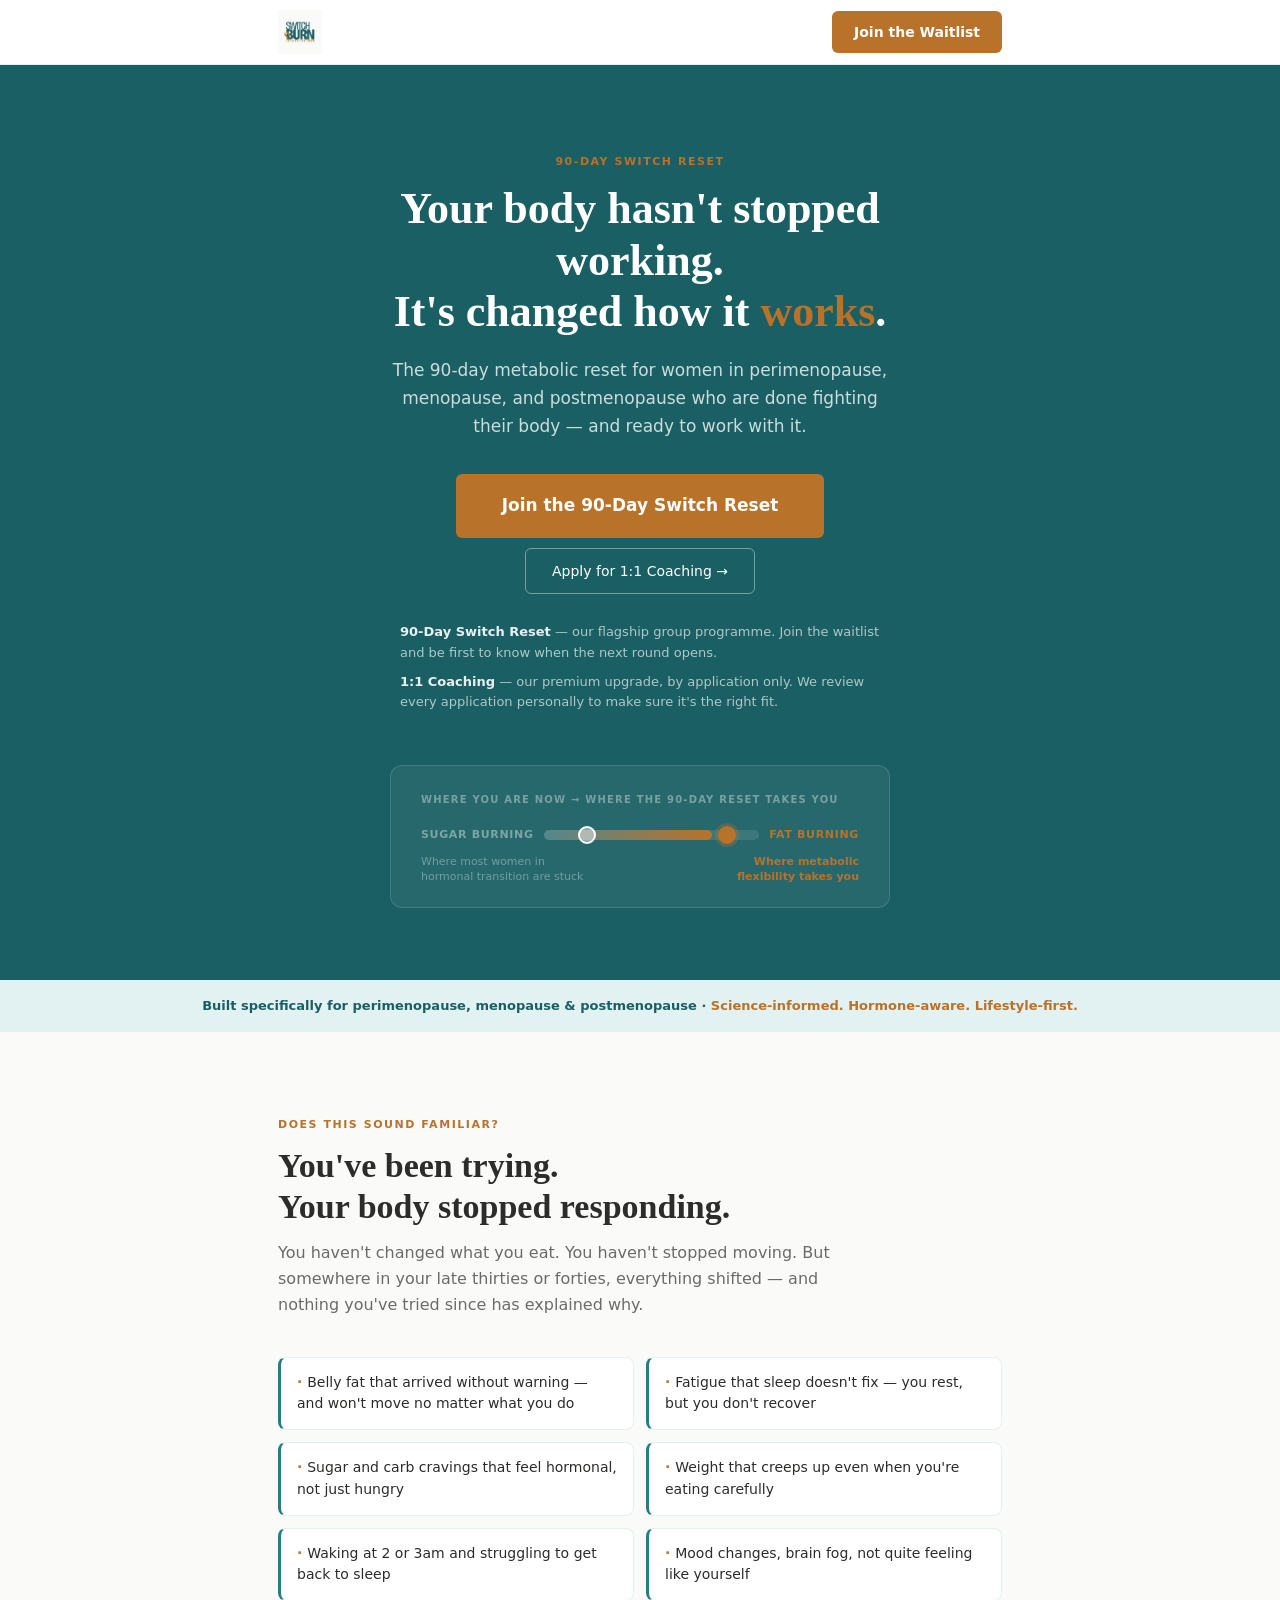
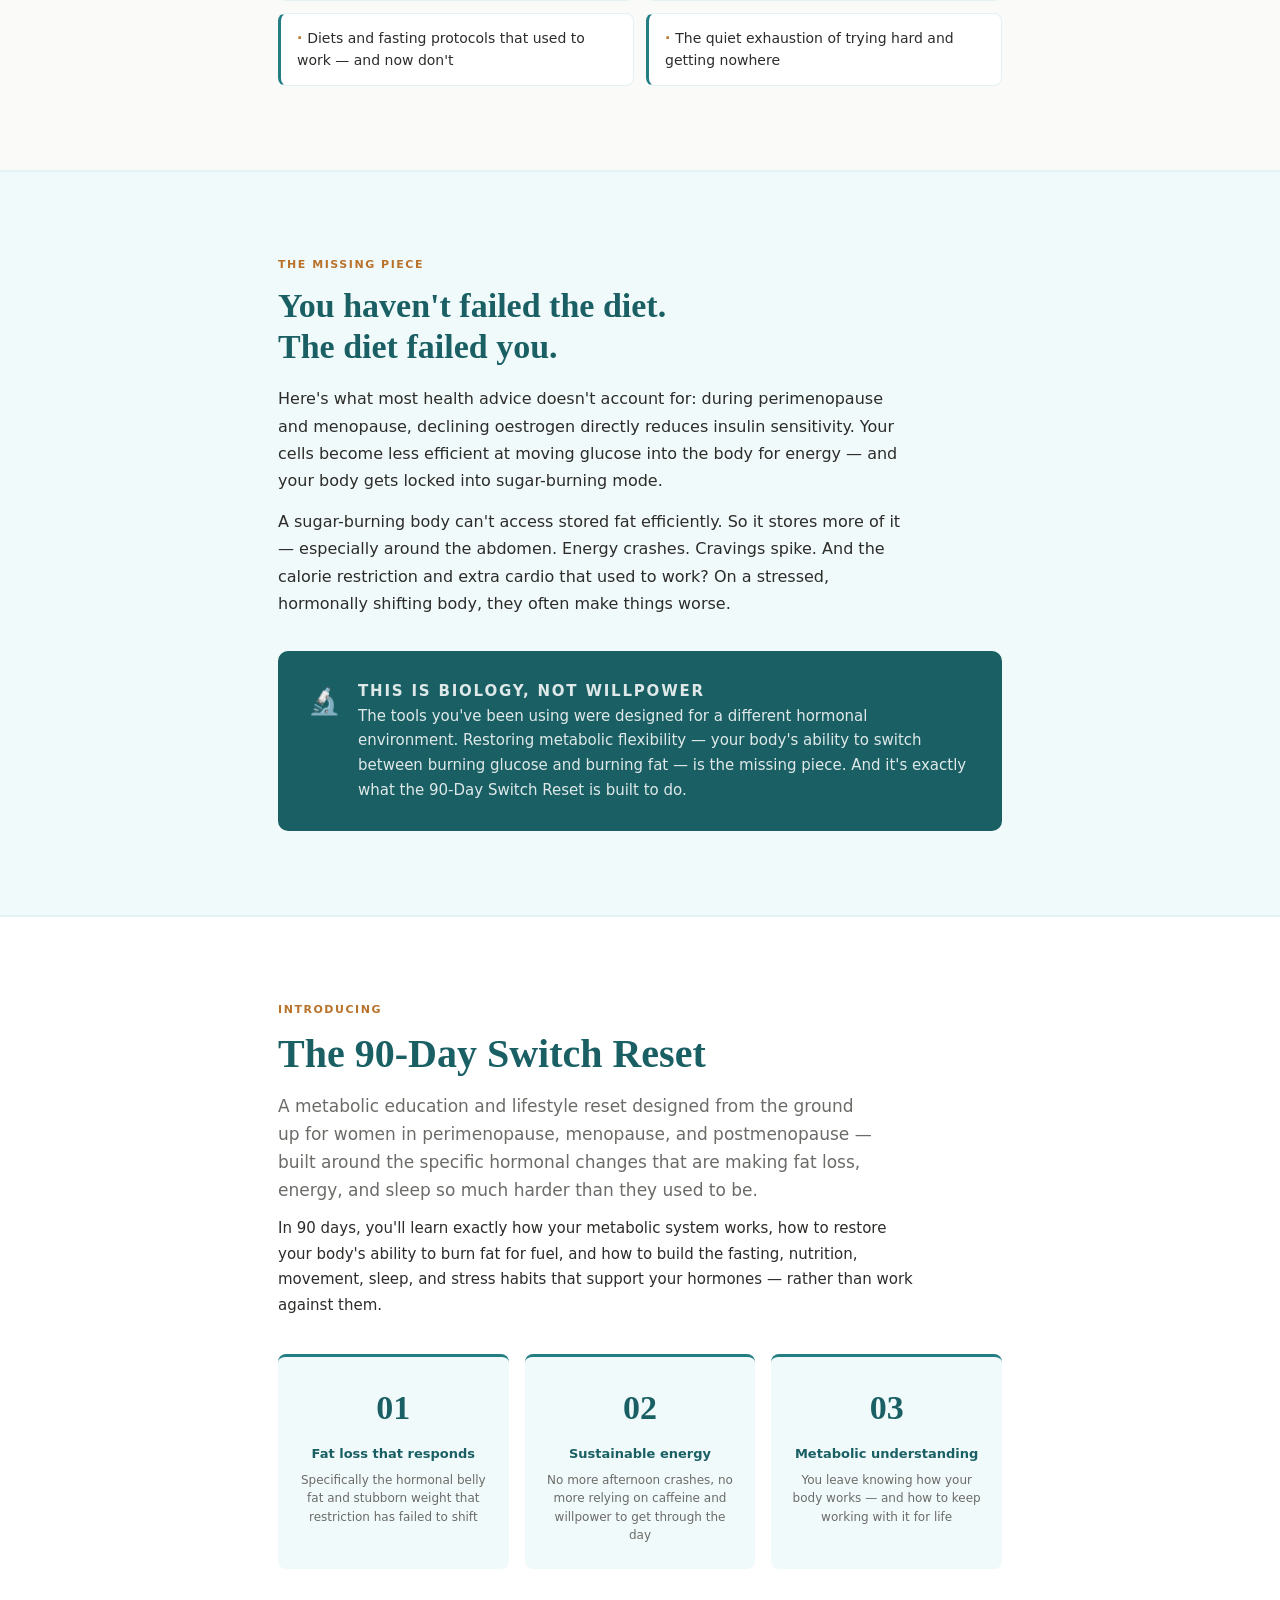
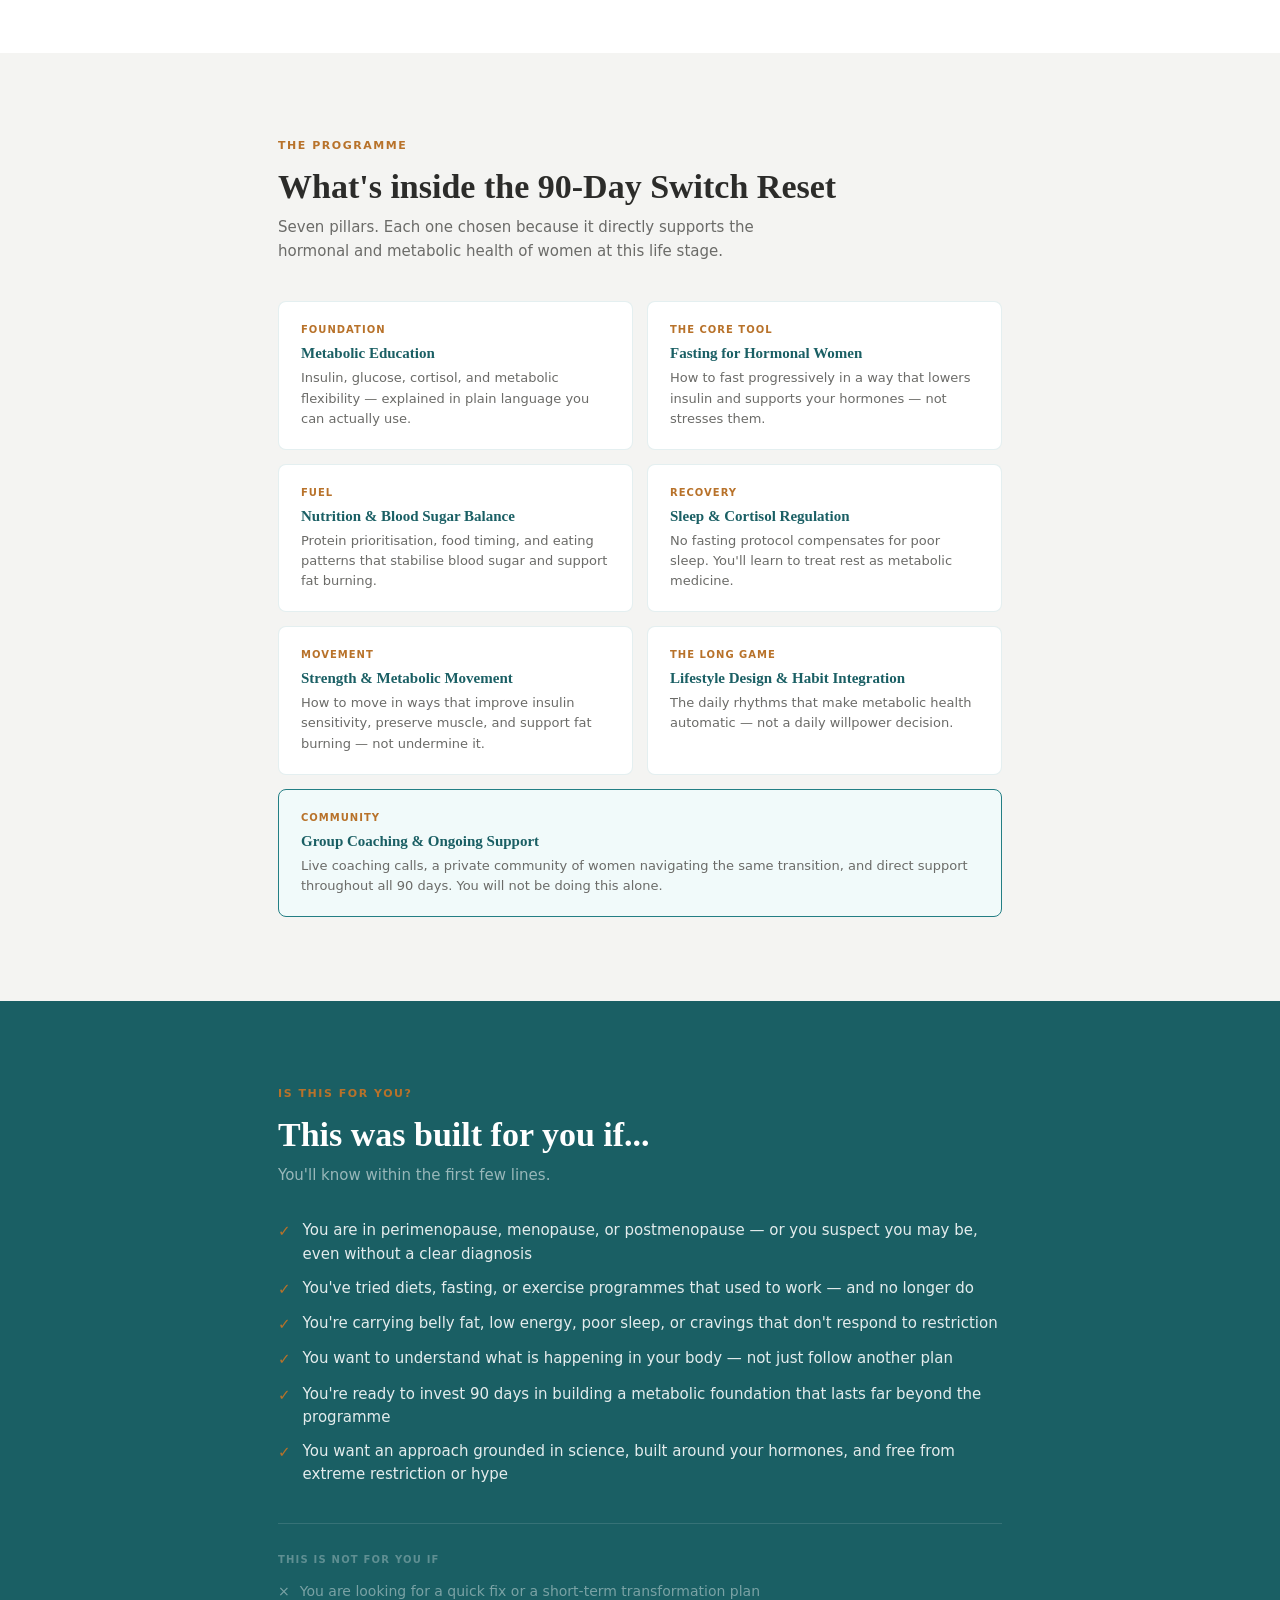
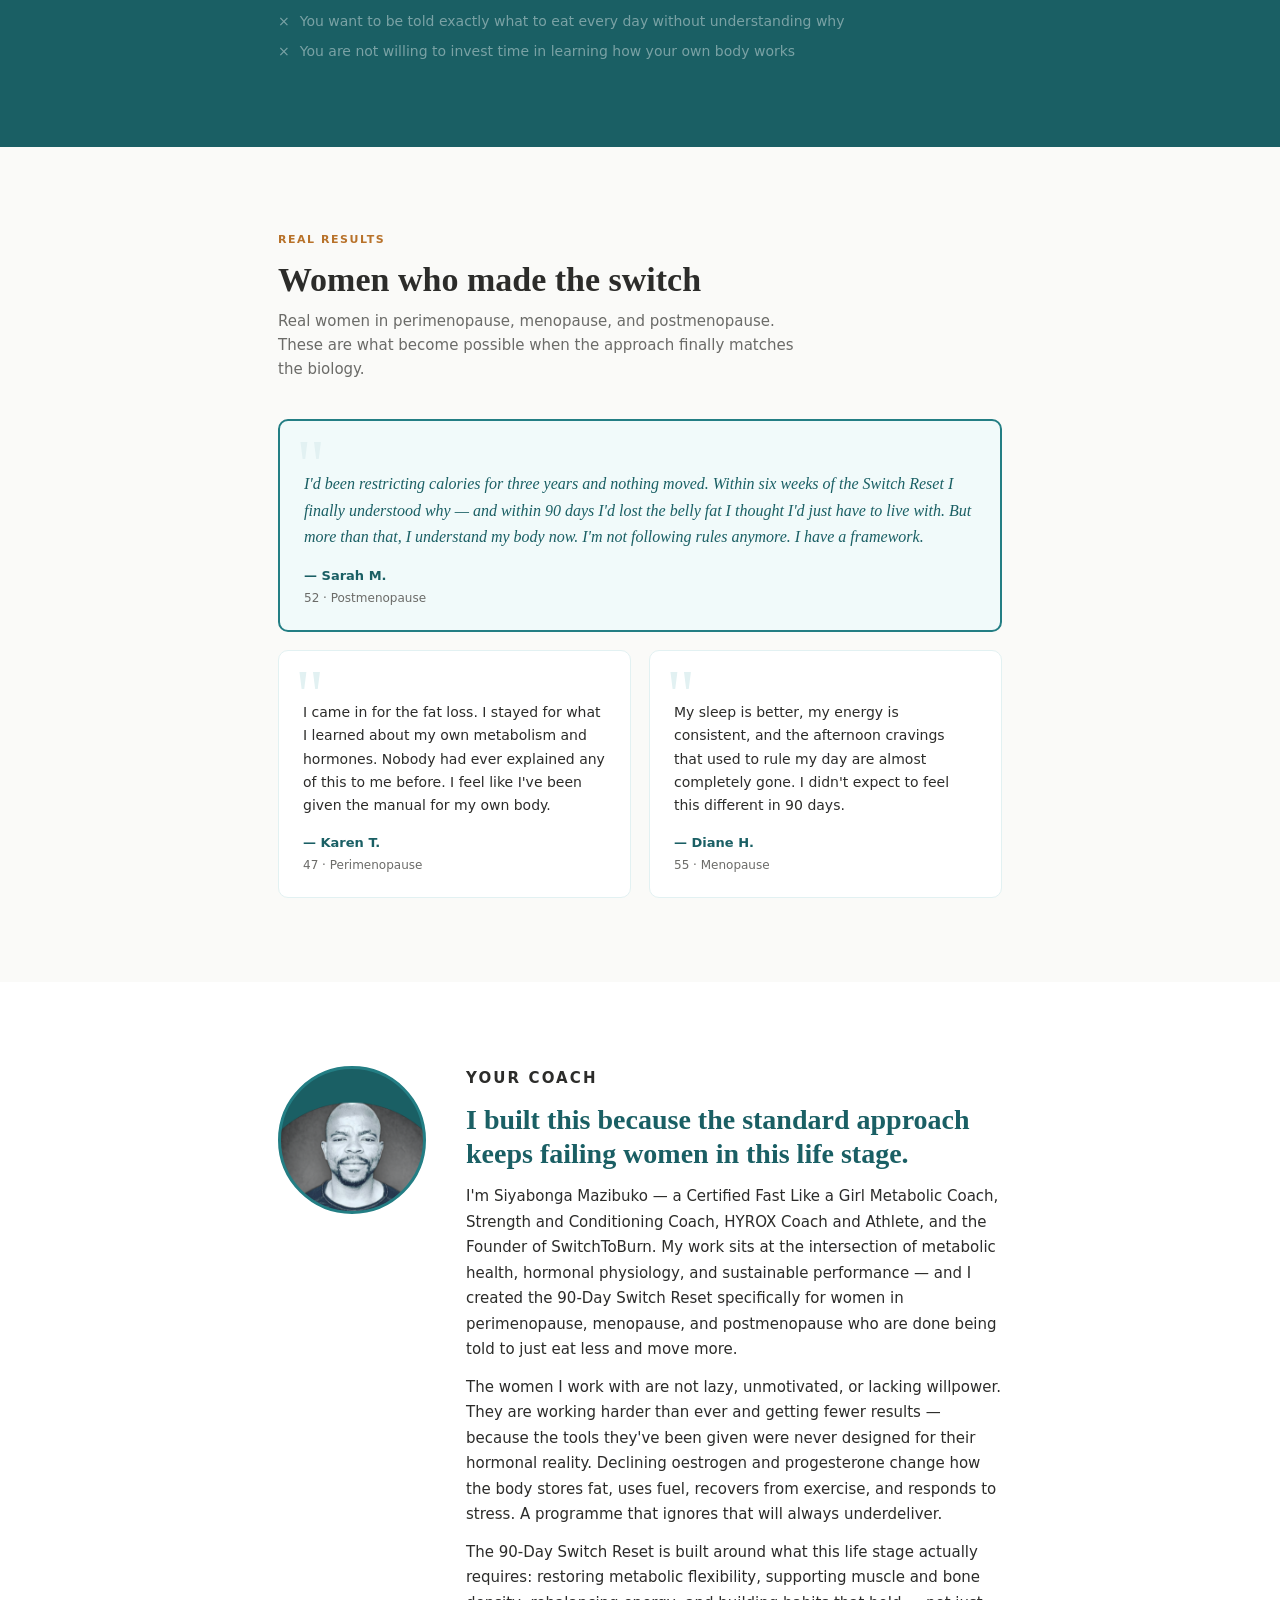
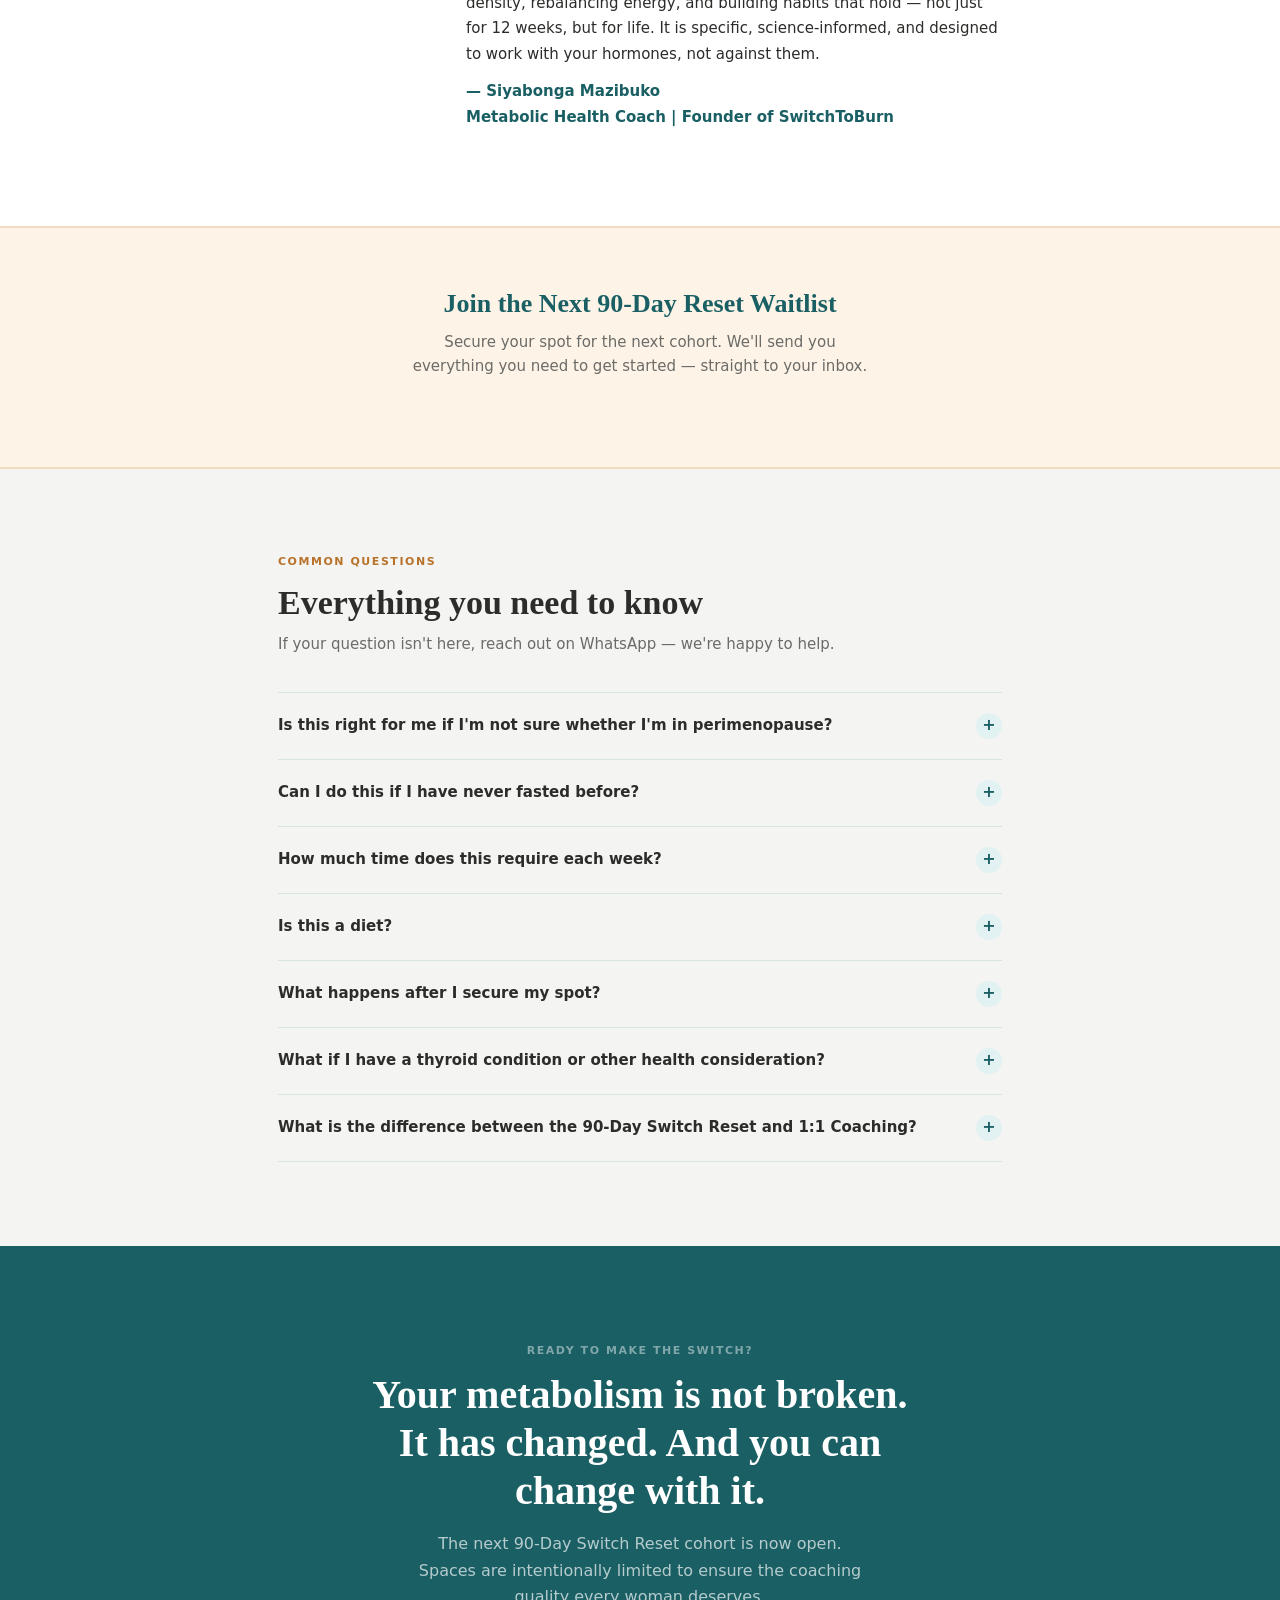
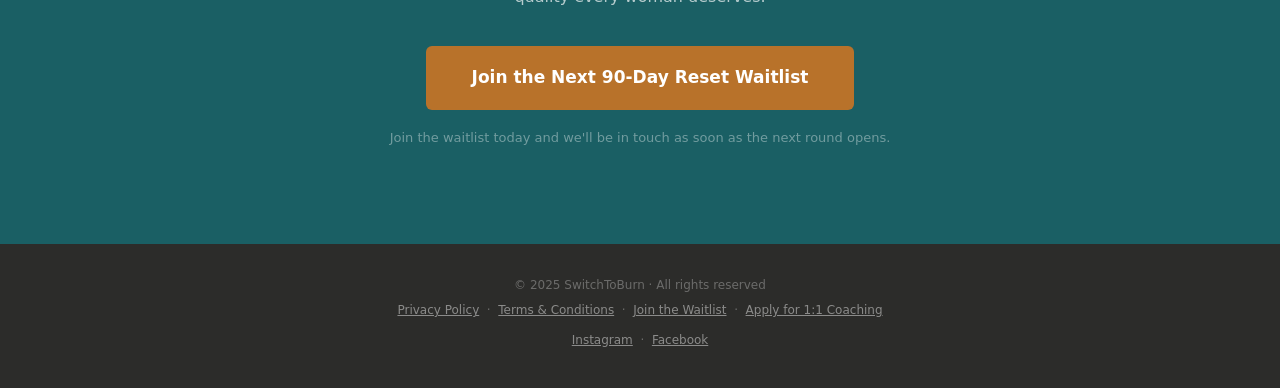
<file: index.html>
<!--
╔══════════════════════════════════════════════════════════════╗
║   SWITCHTOBUR N — 90-DAY SWITCH RESET                        ║
║   Landing Page  ·  Version 1.0                               ║
╠══════════════════════════════════════════════════════════════╣
║                                                              ║
║   QUICK EDIT GUIDE                                           ║
║   Use Ctrl+F (Cmd+F on Mac) to jump to any tag below.        ║
║                                                              ║
║   COLOURS .................. style.css  →  EDIT-COLOURS      ║
║   LOGO / BRAND NAME ........ Search →  EDIT-LOGO             ║
║   YOCO PAYMENT LINK ........ Search →  YOCO_PAYMENT_LINK     ║
║   1:1 COACHING FORM ........ Search →  ONE_ON_ONE_APPLICATION_LINK ║
║   MAILERLITE FORM .......... Search →  MAILERLITE_EMBED      ║
║   YOUR NAME & BIO .......... Search →  EDIT-ABOUT            ║
║   TESTIMONIALS ............. Search →  EDIT-TESTIMONIAL      ║
║   FOOTER ................... Search →  EDIT-FOOTER           ║
║                                                              ║
║   TO DEPLOY: Upload index.html + style.css + script.js      ║
║   to your host, Carrd (embed), or any static host.           ║
╚══════════════════════════════════════════════════════════════╝
-->
<!DOCTYPE html>
<html lang="en">
<head>
  <meta charset="UTF-8">
  <meta name="viewport" content="width=device-width, initial-scale=1.0">

  <!-- ✏ EDIT: Page title and meta description — shown in browser tabs and Google -->
  <title>90-Day Switch Reset — SwitchToBurn</title>
  <meta name="description" content="The 90-day metabolic reset for women in perimenopause, menopause, and postmenopause. Restore metabolic flexibility, lose stubborn fat, and reclaim your energy.">

  <link rel="stylesheet" href="style.css">
</head>

<body>

<!-- ╔══════════════════════════════════════════════════════════════╗
     ║  NAVIGATION                                                  ║
     ╚══════════════════════════════════════════════════════════════╝ -->
<nav class="nav">
  <div class="nav-inner">

    <!-- EDIT-LOGO: logo.png is the SwitchToBurn brand image -->
    <a href="#top" class="nav-logo">
      <img src="logo.png" alt="SwitchToBurn logo" class="nav-logo-img">
    </a>

    <a href="#email-list"
       class="btn btn-primary"
       style="padding:10px 22px; font-size:14px;">
      Join the Waitlist
    </a>

  </div>
</nav>


<!-- ╔══════════════════════════════════════════════════════════════╗
     ║  SECTION 1 — HERO                                            ║
     ║  Edit: headline, sub-headline, both CTA buttons             ║
     ╚══════════════════════════════════════════════════════════════╝ -->
<section class="hero" id="top">
  <div class="wrap">

    <!-- ✏ EDIT: Small label above the headline -->
    <p class="eyebrow">90-Day Switch Reset</p>

    <!-- ✏ EDIT: Main headline — the <em> tag highlights "works" in amber -->
    <h1>Your body hasn't stopped working.<br>It's changed how it <em>works</em>.</h1>

    <!-- ✏ EDIT: Sub-headline beneath the main headline -->
    <p class="hero-sub">
      The 90-day metabolic reset for women in perimenopause, menopause, and
      postmenopause who are done fighting their body — and ready to work with it.
    </p>

    <div class="hero-ctas">

      <!-- Scrolls to the MailerLite waitlist form -->
      <a href="#email-list"
         class="btn btn-primary-lg">
        Join the 90-Day Switch Reset
      </a>

      <!-- ONE_ON_ONE_APPLICATION_LINK: Jotform application -->
      <a href="https://form.jotform.com/261706232060042"
         class="btn btn-ghost"
         target="_blank">
        Apply for 1:1 Coaching →
      </a>

      <!-- Supporting copy beneath the hero buttons -->
      <div style="margin-top:18px; display:flex; flex-direction:column; gap:8px; max-width:480px; text-align:left;">
        <p style="font-size:13px; color:rgba(255,255,255,0.65); line-height:1.6;">
          <strong style="color:rgba(255,255,255,0.9);">90-Day Switch Reset</strong> — our flagship group programme.
          Join the waitlist and be first to know when the next round opens.
        </p>
        <p style="font-size:13px; color:rgba(255,255,255,0.65); line-height:1.6;">
          <strong style="color:rgba(255,255,255,0.9);">1:1 Coaching</strong> — our premium upgrade, by application only.
          We review every application personally to make sure it's the right fit.
        </p>
      </div>

    </div>

    <!-- Metabolic Switch Diagram — ✏ EDIT caption text inside this block -->
    <div class="switch-diagram">
      <p class="diag-label">Where you are now → where the 90-day reset takes you</p>
      <div class="bar-row">
        <span class="bar-side bar-side-l">Sugar burning</span>
        <div class="bar-track">
          <div class="bar-fill"></div>
          <div class="bar-dot bar-dot-now"></div>
          <div class="bar-dot bar-dot-goal"></div>
        </div>
        <span class="bar-side bar-side-r">Fat burning</span>
      </div>
      <div class="diag-caption">
        <span>Where most women in<br>hormonal transition are stuck</span>
        <span class="goal-cap">Where metabolic<br>flexibility takes you</span>
      </div>
    </div>

  </div>
</section>


<!-- Social Proof Strip
     ✏ EDIT: Update this tagline as your brand grows (e.g. add number of clients) -->
<div class="strip">
  <p>
    Built specifically for perimenopause, menopause &amp; postmenopause ·
    <strong>Science-informed. Hormone-aware. Lifestyle-first.</strong>
  </p>
</div>


<!-- ╔══════════════════════════════════════════════════════════════╗
     ║  SECTION 2 — PROBLEM RECOGNITION                            ║
     ║  Edit: headline, lead sentence, pain point cards            ║
     ╚══════════════════════════════════════════════════════════════╝ -->
<section class="sec problem" id="problem">
  <div class="wrap">

    <!-- ✏ EDIT: Eyebrow label -->
    <p class="eyebrow">Does this sound familiar?</p>

    <!-- ✏ EDIT: Section headline -->
    <h2>You've been trying.<br>Your body stopped responding.</h2>

    <!-- ✏ EDIT: Lead paragraph -->
    <p class="lead-text">
      You haven't changed what you eat. You haven't stopped moving. But somewhere
      in your late thirties or forties, everything shifted — and nothing you've
      tried since has explained why.
    </p>

    <!-- ✏ EDIT: Pain point cards — add, remove, or rewrite any of these -->
    <div class="pain-grid">
      <div class="pain-card">Belly fat that arrived without warning — and won't move no matter what you do</div>
      <div class="pain-card">Fatigue that sleep doesn't fix — you rest, but you don't recover</div>
      <div class="pain-card">Sugar and carb cravings that feel hormonal, not just hungry</div>
      <div class="pain-card">Weight that creeps up even when you're eating carefully</div>
      <div class="pain-card">Waking at 2 or 3am and struggling to get back to sleep</div>
      <div class="pain-card">Mood changes, brain fog, not quite feeling like yourself</div>
      <div class="pain-card">Diets and fasting protocols that used to work — and now don't</div>
      <div class="pain-card">The quiet exhaustion of trying hard and getting nowhere</div>
    </div>

  </div>
</section>


<!-- ╔══════════════════════════════════════════════════════════════╗
     ║  SECTION 3 — WHY OLD METHODS FAIL                           ║
     ║  Edit: headline, both body paragraphs, callout box          ║
     ╚══════════════════════════════════════════════════════════════╝ -->
<section class="sec why" id="why">
  <div class="wrap">

    <p class="eyebrow">The missing piece</p>

    <!-- ✏ EDIT: Section headline -->
    <h2>You haven't failed the diet.<br>The diet failed you.</h2>

    <!-- ✏ EDIT: Body paragraphs — keep the science simple and clear -->
    <p class="body-p">
      Here's what most health advice doesn't account for: during perimenopause
      and menopause, declining oestrogen directly reduces insulin sensitivity.
      Your cells become less efficient at moving glucose into the body for energy
      — and your body gets locked into sugar-burning mode.
    </p>
    <p class="body-p">
      A sugar-burning body can't access stored fat efficiently. So it stores more
      of it — especially around the abdomen. Energy crashes. Cravings spike. And
      the calorie restriction and extra cardio that used to work? On a stressed,
      hormonally shifting body, they often make things worse.
    </p>

    <!-- ✏ EDIT: Callout box — the core positioning statement -->
    <div class="bio-box">
      <div class="bio-icon">🔬</div>
      <div>
        <p class="bio-label">This is biology, not willpower</p>
        <p>
          The tools you've been using were designed for a different hormonal
          environment. Restoring metabolic flexibility — your body's ability to
          switch between burning glucose and burning fat — is the missing piece.
          And it's exactly what the 90-Day Switch Reset is built to do.
        </p>
      </div>
    </div>

  </div>
</section>


<!-- ╔══════════════════════════════════════════════════════════════╗
     ║  SECTION 4 — INTRODUCE THE SOLUTION                         ║
     ║  Edit: programme name, lead, body, three outcome cards      ║
     ╚══════════════════════════════════════════════════════════════╝ -->
<section class="sec solution" id="solution">
  <div class="wrap">

    <p class="eyebrow">Introducing</p>

    <!-- ✏ EDIT: Programme name — update if you rename it -->
    <h2>The 90-Day Switch Reset</h2>

    <!-- ✏ EDIT: One-paragraph programme description -->
    <p class="lead-text">
      A metabolic education and lifestyle reset designed from the ground up for
      women in perimenopause, menopause, and postmenopause — built around the
      specific hormonal changes that are making fat loss, energy, and sleep so
      much harder than they used to be.
    </p>

    <p class="body-p">
      In 90 days, you'll learn exactly how your metabolic system works, how to
      restore your body's ability to burn fat for fuel, and how to build the
      fasting, nutrition, movement, sleep, and stress habits that support your
      hormones — rather than work against them.
    </p>

    <!-- ✏ EDIT: Three outcome cards — title and description of each outcome -->
    <div class="outcomes">
      <div class="outcome">
        <div class="outcome-num">01</div>
        <div class="outcome-title">Fat loss that responds</div>
        <div class="outcome-desc">
          Specifically the hormonal belly fat and stubborn weight
          that restriction has failed to shift
        </div>
      </div>
      <div class="outcome">
        <div class="outcome-num">02</div>
        <div class="outcome-title">Sustainable energy</div>
        <div class="outcome-desc">
          No more afternoon crashes, no more relying on caffeine
          and willpower to get through the day
        </div>
      </div>
      <div class="outcome">
        <div class="outcome-num">03</div>
        <div class="outcome-title">Metabolic understanding</div>
        <div class="outcome-desc">
          You leave knowing how your body works — and how to keep
          working with it for life
        </div>
      </div>
    </div>

  </div>
</section>


<!-- ╔══════════════════════════════════════════════════════════════╗
     ║  SECTION 5 — WHAT'S INSIDE                                  ║
     ║  Edit: pillar tags, pillar titles, pillar descriptions      ║
     ╚══════════════════════════════════════════════════════════════╝ -->
<section class="sec inside" id="inside">
  <div class="wrap">

    <p class="eyebrow">The programme</p>
    <h2>What's inside the 90-Day Switch Reset</h2>
    <p class="sub-text">
      Seven pillars. Each one chosen because it directly supports the hormonal
      and metabolic health of women at this life stage.
    </p>

    <!-- ✏ EDIT: Add, remove, or rewrite any pillar card -->
    <div class="pillars">

      <div class="pillar">
        <div class="pillar-tag">Foundation</div>
        <h4>Metabolic Education</h4>
        <p>Insulin, glucose, cortisol, and metabolic flexibility — explained in plain language you can actually use.</p>
      </div>

      <div class="pillar">
        <div class="pillar-tag">The Core Tool</div>
        <h4>Fasting for Hormonal Women</h4>
        <p>How to fast progressively in a way that lowers insulin and supports your hormones — not stresses them.</p>
      </div>

      <div class="pillar">
        <div class="pillar-tag">Fuel</div>
        <h4>Nutrition &amp; Blood Sugar Balance</h4>
        <p>Protein prioritisation, food timing, and eating patterns that stabilise blood sugar and support fat burning.</p>
      </div>

      <div class="pillar">
        <div class="pillar-tag">Recovery</div>
        <h4>Sleep &amp; Cortisol Regulation</h4>
        <p>No fasting protocol compensates for poor sleep. You'll learn to treat rest as metabolic medicine.</p>
      </div>

      <div class="pillar">
        <div class="pillar-tag">Movement</div>
        <h4>Strength &amp; Metabolic Movement</h4>
        <p>How to move in ways that improve insulin sensitivity, preserve muscle, and support fat burning — not undermine it.</p>
      </div>

      <div class="pillar">
        <div class="pillar-tag">The Long Game</div>
        <h4>Lifestyle Design &amp; Habit Integration</h4>
        <p>The daily rhythms that make metabolic health automatic — not a daily willpower decision.</p>
      </div>

      <!-- Full-width featured pillar -->
      <div class="pillar pillar-full">
        <div class="pillar-tag">Community</div>
        <h4>Group Coaching &amp; Ongoing Support</h4>
        <p>
          Live coaching calls, a private community of women navigating the same transition,
          and direct support throughout all 90 days. You will not be doing this alone.
        </p>
      </div>

    </div>
  </div>
</section>


<!-- ╔══════════════════════════════════════════════════════════════╗
     ║  SECTION 6 — WHO THIS IS FOR                                ║
     ║  Edit: the "is for" list items and "not for" list items     ║
     ╚══════════════════════════════════════════════════════════════╝ -->
<section class="sec for-sec" id="for">
  <div class="wrap">

    <p class="eyebrow">Is this for you?</p>
    <h2>This was built for you if...</h2>
    <p class="sub-text">You'll know within the first few lines.</p>

    <!-- ✏ EDIT: "This IS for you" list — add or remove items as needed -->
    <ul class="for-list">
      <li>You are in perimenopause, menopause, or postmenopause — or you suspect you may be, even without a clear diagnosis</li>
      <li>You've tried diets, fasting, or exercise programmes that used to work — and no longer do</li>
      <li>You're carrying belly fat, low energy, poor sleep, or cravings that don't respond to restriction</li>
      <li>You want to understand what is happening in your body — not just follow another plan</li>
      <li>You're ready to invest 90 days in building a metabolic foundation that lasts far beyond the programme</li>
      <li>You want an approach grounded in science, built around your hormones, and free from extreme restriction or hype</li>
    </ul>

    <!-- ✏ EDIT: "This is NOT for you" list — keep this honest and clear -->
    <div class="not-for-wrap">
      <p class="not-label">This is not for you if</p>
      <ul class="not-list">
        <li>You are looking for a quick fix or a short-term transformation plan</li>
        <li>You want to be told exactly what to eat every day without understanding why</li>
        <li>You are not willing to invest time in learning how your own body works</li>
      </ul>
    </div>

  </div>
</section>


<!-- ╔══════════════════════════════════════════════════════════════╗
     ║  SECTION 7 — TESTIMONIALS / SOCIAL PROOF                    ║
     ║  EDIT-TESTIMONIAL: Replace all three testimonials with      ║
     ║  real client quotes, names, and stages                      ║
     ╚══════════════════════════════════════════════════════════════╝ -->
<section class="sec proof" id="proof">
  <div class="wrap">

    <p class="eyebrow">Real results</p>
    <h2>Women who made the switch</h2>
    <p class="sub-text">
      Real women in perimenopause, menopause, and postmenopause.
      These are what become possible when the approach finally matches the biology.
    </p>

    <div class="testimonials">

      <!-- EDIT-TESTIMONIAL 1: Featured quote — spans full width
           ✏ Replace quote, name, and stage with a real client -->
      <div class="t-card t-card-hero">
        <p class="t-quote">
          I'd been restricting calories for three years and nothing moved. Within
          six weeks of the Switch Reset I finally understood why — and within 90
          days I'd lost the belly fat I thought I'd just have to live with. But
          more than that, I understand my body now. I'm not following rules
          anymore. I have a framework.
        </p>
        <p class="t-name">— Sarah M.</p>
        <p class="t-stage">52 · Postmenopause</p>
      </div>

      <!-- EDIT-TESTIMONIAL 2 -->
      <div class="t-card">
        <p class="t-quote">
          I came in for the fat loss. I stayed for what I learned about my own
          metabolism and hormones. Nobody had ever explained any of this to me
          before. I feel like I've been given the manual for my own body.
        </p>
        <p class="t-name">— Karen T.</p>
        <p class="t-stage">47 · Perimenopause</p>
      </div>

      <!-- EDIT-TESTIMONIAL 3 -->
      <div class="t-card">
        <p class="t-quote">
          My sleep is better, my energy is consistent, and the afternoon cravings
          that used to rule my day are almost completely gone. I didn't expect to
          feel this different in 90 days.
        </p>
        <p class="t-name">— Diane H.</p>
        <p class="t-stage">55 · Menopause</p>
      </div>

    </div>
  </div>
</section>


<!-- ╔══════════════════════════════════════════════════════════════╗
     ║  SECTION 8 — ABOUT                                          ║
     ║  EDIT-ABOUT: Replace all placeholder text with your own     ║
     ╚══════════════════════════════════════════════════════════════╝ -->
<section class="sec about" id="about">
  <div class="wrap">
    <div class="about-inner">

      <!-- Coach headshot -->
      <div class="about-photo" role="img" aria-label="Siyabonga Mazibuko — Metabolic Health Coach"></div>


      <div>
        <p class="eyebrow">Your coach</p>

        <h2>I built this because the standard approach keeps failing women in this life stage.</h2>

        <p>
          I'm Siyabonga Mazibuko — a Certified Fast Like a Girl Metabolic Coach,
          Strength and Conditioning Coach, HYROX Coach and Athlete, and the Founder
          of SwitchToBurn. My work sits at the intersection of metabolic health,
          hormonal physiology, and sustainable performance — and I created the
          90-Day Switch Reset specifically for women in perimenopause, menopause,
          and postmenopause who are done being told to just eat less and move more.
        </p>

        <p>
          The women I work with are not lazy, unmotivated, or lacking willpower.
          They are working harder than ever and getting fewer results — because
          the tools they've been given were never designed for their hormonal
          reality. Declining oestrogen and progesterone change how the body
          stores fat, uses fuel, recovers from exercise, and responds to stress.
          A programme that ignores that will always underdeliver.
        </p>

        <p>
          The 90-Day Switch Reset is built around what this life stage actually
          requires: restoring metabolic flexibility, supporting muscle and bone
          density, rebalancing energy, and building habits that hold — not just
          for 12 weeks, but for life. It is specific, science-informed, and
          designed to work with your hormones, not against them.
        </p>

        <p class="sig">— Siyabonga Mazibuko<br>Metabolic Health Coach | Founder of SwitchToBurn</p>
      </div>

    </div>
  </div>
</section>


<!-- ╔══════════════════════════════════════════════════════════════╗
     ║  EMAIL CAPTURE — MAILERLITE_EMBED                           ║
     ║                                                              ║
     ║  HOW TO EMBED YOUR MAILERLITE FORM:                         ║
     ║  1. Log into MailerLite                                      ║
     ║  2. Go to Forms → Embedded Forms                            ║
     ║  3. Create or select your form                              ║
     ║  4. Copy the embed code MailerLite gives you               ║
     ║  5. Replace the <div class="ml-placeholder"> block below   ║
     ║     with your MailerLite embed code                         ║
     ║                                                              ║
     ║  TO HIDE THIS SECTION: Add  display:none;  to              ║
     ║  .email-capture in style.css, or delete this section.      ║
     ╚══════════════════════════════════════════════════════════════╝ -->
<section class="email-capture" id="email-list">
  <div class="wrap">

    <h3>Join the Next 90-Day Reset Waitlist</h3>
    <p>
      Secure your spot for the next cohort. We'll send you everything you
      need to get started — straight to your inbox.
    </p>

    <!-- MAILERLITE_EMBED -->
    <div class="ml-embedded" data-form="jpeWgY"></div>

  </div>
</section>


<!-- ╔══════════════════════════════════════════════════════════════╗
     ║  SECTION 9 — FAQ                                            ║
     ║  Edit: questions and answers below                          ║
     ║                                                              ║
     ║  Each FAQ item follows this pattern:                         ║
     ║  <div class="faq-item">                                      ║
     ║    <button class="faq-btn" onclick="toggleFaq(this)">        ║
     ║      QUESTION<span class="faq-icon">+</span>                 ║
     ║    </button>                                                  ║
     ║    <p class="faq-ans">ANSWER</p>                             ║
     ║  </div>                                                       ║
     ╚══════════════════════════════════════════════════════════════╝ -->
<section class="sec faq-sec" id="faq">
  <div class="wrap">

    <p class="eyebrow">Common questions</p>
    <h2>Everything you need to know</h2>
    <p class="sub-text">
      If your question isn't here, reach out on WhatsApp — we're happy to help.
    </p>

    <!-- ✏ EDIT: Add, remove, or rewrite any FAQ item below -->
    <div class="faq-list">

      <div class="faq-item">
        <button class="faq-btn" onclick="toggleFaq(this)">
          Is this right for me if I'm not sure whether I'm in perimenopause?
          <span class="faq-icon">+</span>
        </button>
        <p class="faq-ans">
          Yes. Many women come to the programme without a clear diagnosis —
          because perimenopause often begins years before periods stop and is
          rarely named clearly by the healthcare system. If you are in your late
          thirties or forties and your body feels like it is changing in ways you
          cannot explain, this programme was designed for you.
        </p>
      </div>

      <div class="faq-item">
        <button class="faq-btn" onclick="toggleFaq(this)">
          Can I do this if I have never fasted before?
          <span class="faq-icon">+</span>
        </button>
        <p class="faq-ans">
          Absolutely. The programme builds progressively — we begin with lifestyle
          foundations and blood sugar stabilisation before introducing any fasting.
          You will never be asked to jump into an extended fast without the right
          preparation. Most women are surprised by how manageable it feels when it
          is introduced correctly.
        </p>
      </div>

      <div class="faq-item">
        <button class="faq-btn" onclick="toggleFaq(this)">
          How much time does this require each week?
          <span class="faq-icon">+</span>
        </button>
        <p class="faq-ans">
          The programme is designed to integrate into a real life, not replace it.
          Plan for approximately 3 to 4 hours per week across education content,
          coaching calls, and practice. The lifestyle changes are built gradually
          so they compound over time rather than demanding a full overhaul from
          week one.
        </p>
      </div>

      <div class="faq-item">
        <button class="faq-btn" onclick="toggleFaq(this)">
          Is this a diet?
          <span class="faq-icon">+</span>
        </button>
        <p class="faq-ans">
          No. There is no calorie counting, no prescribed meal plan, and no food
          eliminated by rule. You will learn why certain foods and eating patterns
          support or disrupt your metabolic health — and make informed decisions
          from that understanding. That is a fundamentally different thing from
          following a diet.
        </p>
      </div>

      <div class="faq-item">
        <button class="faq-btn" onclick="toggleFaq(this)">
          What happens after I secure my spot?
          <span class="faq-icon">+</span>
        </button>
        <p class="faq-ans">
          Once your payment is confirmed you will receive a welcome email with
          everything you need to get started — including access to the community,
          the programme schedule, and your first steps. <!-- WHATSAPP_GROUP_LINK: update if you add a WhatsApp group link here -->
          You'll also be added to the WhatsApp group so you can connect with
          your cohort before day one.
        </p>
      </div>

      <div class="faq-item">
        <button class="faq-btn" onclick="toggleFaq(this)">
          What if I have a thyroid condition or other health consideration?
          <span class="faq-icon">+</span>
        </button>
        <p class="faq-ans">
          The programme is not a medical treatment, and we always recommend
          working alongside your healthcare provider. Many women with thyroid
          conditions, autoimmune challenges, or complex hormonal histories have
          found the programme deeply valuable. If you have specific concerns,
          reach out on WhatsApp before joining and we can answer your questions
          directly.
        </p>
      </div>

      <div class="faq-item">
        <button class="faq-btn" onclick="toggleFaq(this)">
          What is the difference between the 90-Day Switch Reset and 1:1 Coaching?
          <span class="faq-icon">+</span>
        </button>
        <p class="faq-ans">
          The 90-Day Switch Reset is our flagship group programme — you get the
          full curriculum, live group coaching calls, and community support at an
          accessible price point. 1:1 Coaching is a premium upgrade for women who
          want fully personalised support, private sessions, and a programme
          tailored specifically to their health history and goals. 1:1 Coaching
          is by application only — we review each application personally to ensure
          it is the right fit before offering a place.
        </p>
      </div>

      <!-- ✏ EDIT: Add more FAQ items here following the same pattern above -->

    </div>
  </div>
</section>


<!-- ╔══════════════════════════════════════════════════════════════╗
     ║  SECTION 10 — FINAL CTA                                     ║
     ║  Edit: headline, sub-text, button label, reassurance line   ║
     ╚══════════════════════════════════════════════════════════════╝ -->
<section class="cta-final" id="apply">
  <div class="wrap">

    <p class="eyebrow-light">Ready to make the switch?</p>

    <!-- ✏ EDIT: Closing headline -->
    <h2>Your metabolism is not broken.<br>It has changed. And you can change with it.</h2>

    <!-- ✏ EDIT: Closing sub-text -->
    <p class="sub-text">
      The next 90-Day Switch Reset cohort is now open. Spaces are
      intentionally limited to ensure the coaching quality every woman deserves.
    </p>

    <a href="#email-list"
       class="btn btn-primary-lg">
      Join the Next 90-Day Reset Waitlist
    </a>

    <!-- ✏ EDIT: Reassurance line beneath the button -->
    <p class="reassurance">
      Join the waitlist today and we'll be in touch as soon as the next round opens.
    </p>

  </div>
</section>


<!-- ╔══════════════════════════════════════════════════════════════╗
     ║  FOOTER                                                      ║
     ║  EDIT-FOOTER: Brand name, links, and copyright year        ║
     ╚══════════════════════════════════════════════════════════════╝ -->
<footer>

  <!-- EDIT-FOOTER: Update year and brand name -->
  <p>© 2025 SwitchToBurn · All rights reserved</p>

  <!-- EDIT-FOOTER: Add or remove links as needed -->
  <p>
    <a href="#">Privacy Policy</a> &nbsp;·&nbsp;
    <a href="#">Terms &amp; Conditions</a> &nbsp;·&nbsp;

    <a href="#email-list">Join the Waitlist</a> &nbsp;·&nbsp;

    <a href="https://form.jotform.com/261706232060042" target="_blank">Apply for 1:1 Coaching</a>
  </p>

  <!-- EDIT-FOOTER: Replace # with your social media profile links -->
  <p style="margin-top: 10px;">
    <a href="#">Instagram</a> &nbsp;·&nbsp;
    <a href="#">Facebook</a>
  </p>

</footer>




<!-- MailerLite Universal -->
<script>
    (function(w,d,e,u,f,l,n){w[f]=w[f]||function(){(w[f].q=w[f].q||[])
    .push(arguments);},l=d.createElement(e),l.async=1,l.src=u,
    n=d.getElementsByTagName(e)[0],n.parentNode.insertBefore(l,n);})
    (window,document,'script','https://assets.mailerlite.com/js/universal.js','ml');
    ml('account', '2273206');
</script>
<!-- End MailerLite Universal -->

<script src="script.js"></script>

</body>
</html>
</file>
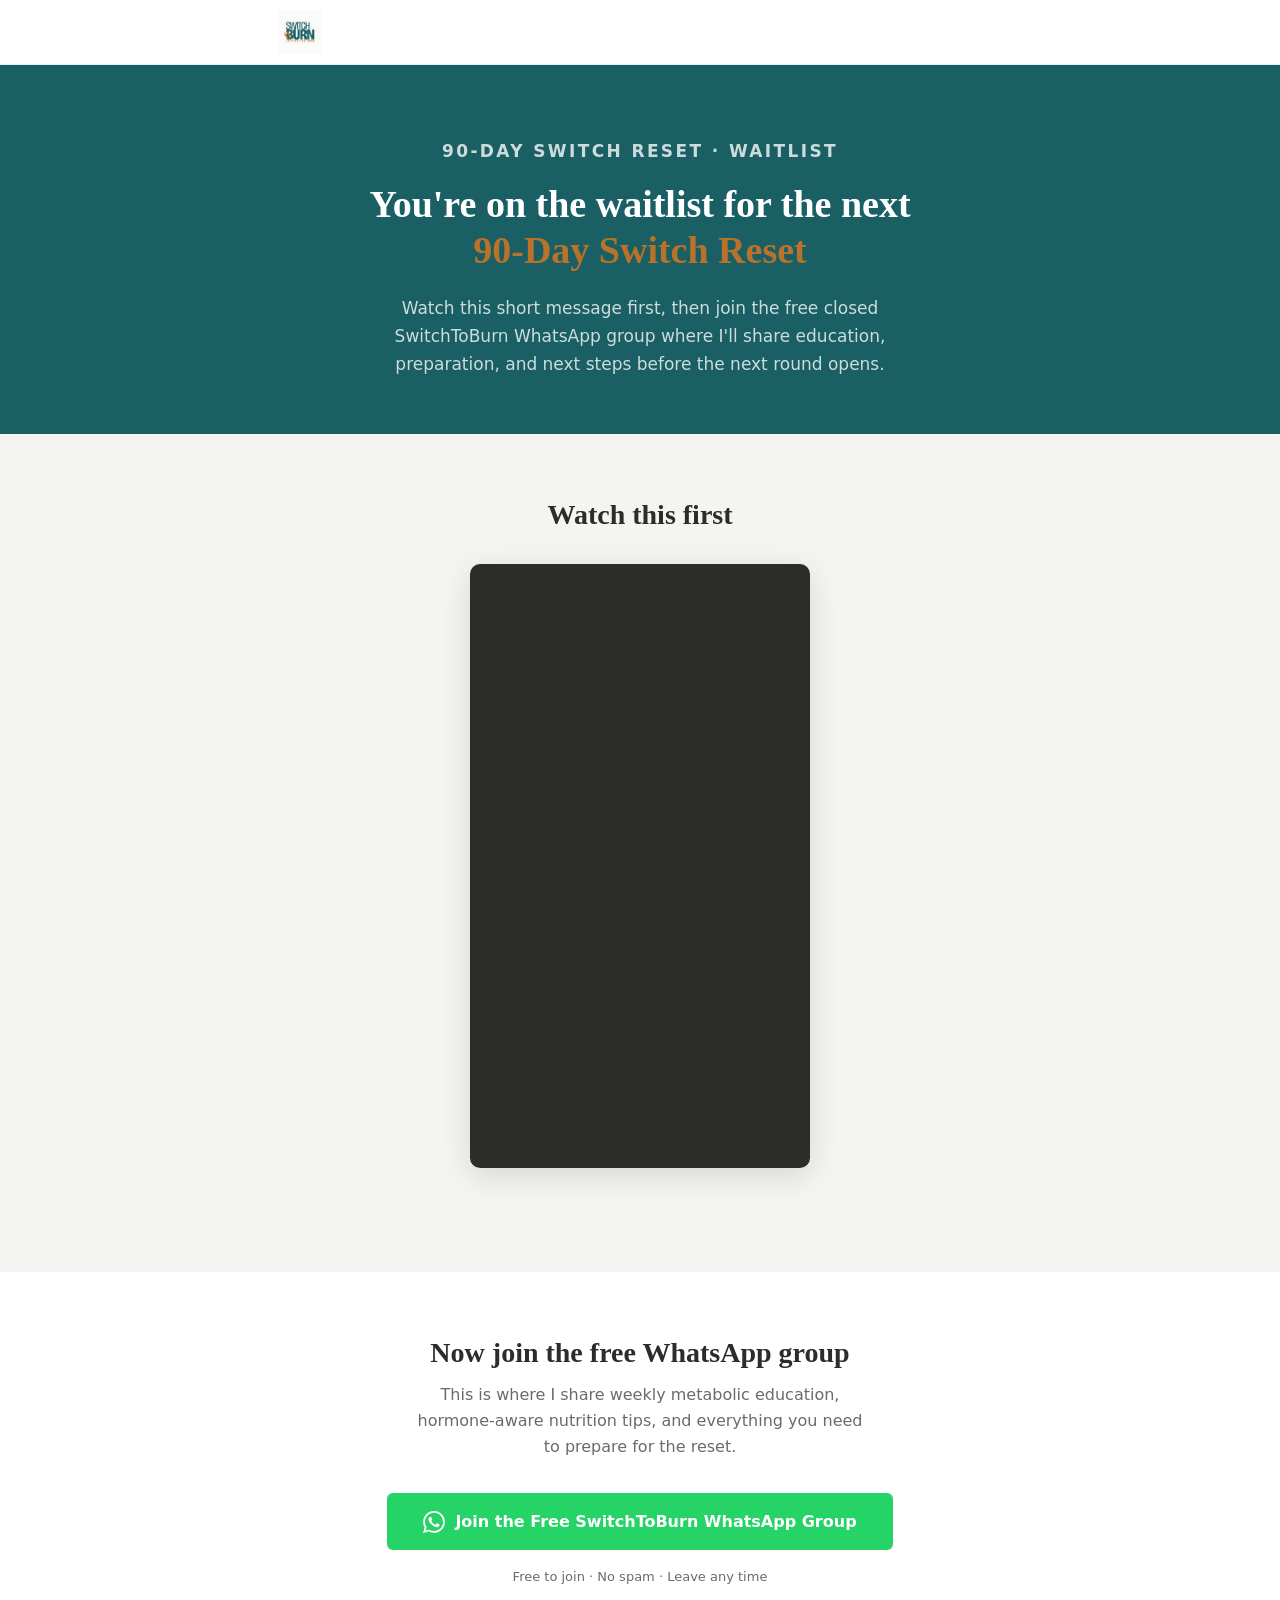
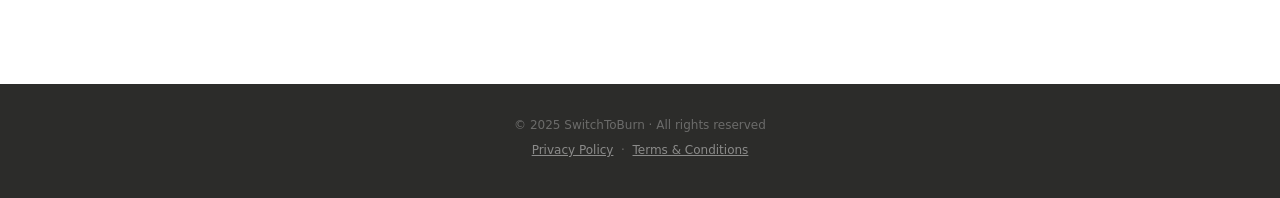
<file: thank-you.html>
<!--
╔══════════════════════════════════════════════════════════════╗
║   SWITCHTOBURN — WAITLIST THANK-YOU PAGE                     ║
╠══════════════════════════════════════════════════════════════╣
║                                                              ║
║   QUICK EDIT GUIDE                                           ║
║                                                              ║
║   VIDEO .................... Search →  YOUTUBE_VIDEO_EMBED   ║
║   WHATSAPP GROUP LINK ...... Search →  WHATSAPP_GROUP_LINK   ║
║                                                              ║
║   TO DEPLOY: Upload this file alongside index.html,          ║
║   style.css, and logo.png on your static host.               ║
║                                                              ║
║   MAILERLITE SUCCESS URL: Point MailerLite's custom          ║
║   success/redirect page to:                                  ║
║   https://yourdomain.com/thank-you.html                      ║
╚══════════════════════════════════════════════════════════════╝
-->
<!DOCTYPE html>
<html lang="en">
<head>
  <meta charset="UTF-8">
  <meta name="viewport" content="width=device-width, initial-scale=1.0">
  <title>You're on the Waitlist — SwitchToBurn</title>
  <meta name="description" content="Thank you for joining the SwitchToBurn waitlist. Watch the short welcome message and join our free WhatsApp group.">
  <!-- Prevent search engines from indexing the thank-you page -->
  <meta name="robots" content="noindex, nofollow">
  <link rel="stylesheet" href="style.css">
  <style>
    /* ── Thank-you page layout ─────────────────────────────────── */
    .ty-hero {
      background: var(--teal-dark);
      padding: 72px 0 56px;
      text-align: center;
    }

    .ty-hero .eyebrow-light {
      margin-bottom: 16px;
    }

    .ty-hero h1 {
      font-size: clamp(24px, 4.5vw, 38px);
      color: var(--white);
      max-width: 600px;
      margin: 0 auto 20px;
      line-height: 1.22;
    }

    .ty-hero h1 em {
      font-style: normal;
      color: var(--amber);
    }

    .ty-hero p {
      font-size: 17px;
      color: rgba(255,255,255,0.78);
      max-width: 520px;
      margin: 0 auto;
      line-height: 1.65;
    }

    /* ── Video section ─────────────────────────────────────────── */
    .ty-video {
      background: var(--gray-light);
      padding: 64px 0;
      text-align: center;
    }

    .ty-video h2 {
      font-size: clamp(20px, 3vw, 28px);
      color: var(--charcoal);
      margin-bottom: 32px;
    }

    .video-wrapper {
      position: relative;
      /* Shorts are portrait 9:16 — cap width so it doesn't tower on desktop */
      max-width: 340px;
      margin: 0 auto 40px;
      border-radius: 10px;
      overflow: hidden;
      box-shadow: 0 8px 32px rgba(0,0,0,0.12);
      background: var(--charcoal);
      aspect-ratio: 9 / 16;
    }

    .video-wrapper iframe {
      position: absolute;
      inset: 0;
      width: 100%;
      height: 100%;
      border: none;
      display: block;
    }

    /* ── WhatsApp CTA section ──────────────────────────────────── */
    .ty-cta {
      background: var(--white);
      padding: 64px 0;
      text-align: center;
    }

    .ty-cta h2 {
      font-size: clamp(20px, 3vw, 28px);
      color: var(--charcoal);
      margin-bottom: 12px;
    }

    .ty-cta p {
      font-size: 16px;
      color: var(--gray-mid);
      max-width: 460px;
      margin: 0 auto 32px;
      line-height: 1.65;
    }

    .btn-whatsapp {
      display: inline-flex;
      align-items: center;
      gap: 10px;
      background: #25D366;
      color: var(--white);
      font-family: -apple-system, system-ui, sans-serif;
      font-weight: 700;
      font-size: 16px;
      padding: 16px 36px;
      border-radius: 6px;
      text-decoration: none;
      transition: filter 0.15s ease;
    }

    .btn-whatsapp:hover { filter: brightness(0.88); }

    .btn-whatsapp svg {
      width: 22px;
      height: 22px;
      fill: var(--white);
      flex-shrink: 0;
    }

    .ty-cta .reassurance {
      margin-top: 16px;
      font-size: 13px;
      color: var(--gray-mid);
    }

    @media (max-width: 600px) {
      .ty-hero  { padding: 56px 0 44px; }
      .ty-video { padding: 48px 0; }
      .ty-cta   { padding: 48px 0; }
    }
  </style>
</head>

<body>

<!-- NAVIGATION -->
<nav class="nav">
  <div class="nav-inner">
    <a href="index.html" class="nav-logo">
      <img src="logo.png" alt="SwitchToBurn logo" class="nav-logo-img">
    </a>
  </div>
</nav>


<!-- ── HERO ──────────────────────────────────────────────────── -->
<section class="ty-hero" id="top">
  <div class="wrap">
    <p class="eyebrow-light">90-Day Switch Reset · Waitlist</p>
    <h1>You're on the waitlist for the next<br><em>90-Day Switch Reset</em></h1>
    <p>
      Watch this short message first, then join the free closed SwitchToBurn
      WhatsApp group where I'll share education, preparation, and next steps
      before the next round opens.
    </p>
  </div>
</section>


<!-- ── VIDEO ─────────────────────────────────────────────────── -->
<section class="ty-video">
  <div class="wrap">
    <h2>Watch this first</h2>

    <div class="video-wrapper">
      <!-- YOUTUBE_VIDEO_EMBED -->
      <iframe
        src="https://www.youtube.com/embed/8uOAHPibI2k"
        title="Welcome to the SwitchToBurn Waitlist"
        allow="accelerometer; autoplay; clipboard-write; encrypted-media; gyroscope; picture-in-picture; web-share"
        allowfullscreen>
      </iframe>
    </div>

  </div>
</section>


<!-- ── WHATSAPP CTA ───────────────────────────────────────────── -->
<section class="ty-cta">
  <div class="wrap">
    <h2>Now join the free WhatsApp group</h2>
    <p>
      This is where I share weekly metabolic education, hormone-aware nutrition
      tips, and everything you need to prepare for the reset.
    </p>

    <!-- WHATSAPP_GROUP_LINK -->
    <a href="https://chat.whatsapp.com/Js6msJXb1e8KdYfsutZ9gT?mode=gi_t"
       class="btn-whatsapp"
       target="_blank"
       rel="noopener">
      <!-- WhatsApp icon -->
      <svg xmlns="http://www.w3.org/2000/svg" viewBox="0 0 24 24"><path d="M17.472 14.382c-.297-.149-1.758-.867-2.03-.967-.273-.099-.471-.148-.67.15-.197.297-.767.966-.94 1.164-.173.199-.347.223-.644.075-.297-.15-1.255-.463-2.39-1.475-.883-.788-1.48-1.761-1.653-2.059-.173-.297-.018-.458.13-.606.134-.133.298-.347.446-.52.149-.174.198-.298.298-.497.099-.198.05-.371-.025-.52-.075-.149-.669-1.612-.916-2.207-.242-.579-.487-.5-.669-.51-.173-.008-.371-.01-.57-.01-.198 0-.52.074-.792.372-.272.297-1.04 1.016-1.04 2.479 0 1.462 1.065 2.875 1.213 3.074.149.198 2.096 3.2 5.077 4.487.709.306 1.262.489 1.694.625.712.227 1.36.195 1.871.118.571-.085 1.758-.719 2.006-1.413.248-.694.248-1.289.173-1.413-.074-.124-.272-.198-.57-.347m-5.421 7.403h-.004a9.87 9.87 0 01-5.031-1.378l-.361-.214-3.741.982.998-3.648-.235-.374a9.86 9.86 0 01-1.51-5.26c.001-5.45 4.436-9.884 9.888-9.884 2.64 0 5.122 1.03 6.988 2.898a9.825 9.825 0 012.893 6.994c-.003 5.45-4.437 9.884-9.885 9.884m8.413-18.297A11.815 11.815 0 0012.05 0C5.495 0 .16 5.335.157 11.892c0 2.096.547 4.142 1.588 5.945L.057 24l6.305-1.654a11.882 11.882 0 005.683 1.448h.005c6.554 0 11.89-5.335 11.893-11.893a11.821 11.821 0 00-3.48-8.413z"/></svg>
      Join the Free SwitchToBurn WhatsApp Group
    </a>

    <p class="reassurance">Free to join · No spam · Leave any time</p>
  </div>
</section>


<!-- FOOTER -->
<footer>
  <p>© 2025 SwitchToBurn · All rights reserved</p>
  <p>
    <a href="#">Privacy Policy</a> &nbsp;·&nbsp;
    <a href="#">Terms &amp; Conditions</a>
  </p>
</footer>

</body>
</html>
</file>
<file: style.css>
/*
╔══════════════════════════════════════════════════════════════╗
║   SWITCHTOBUR N — 90-DAY SWITCH RESET  ·  style.css         ║
╠══════════════════════════════════════════════════════════════╣
║                                                              ║
║   QUICK EDIT GUIDE                                           ║
║   Use Ctrl+F (Cmd+F on Mac) to jump to any tag below.        ║
║                                                              ║
║   COLOURS .................. Search →  EDIT-COLOURS          ║
║   BUTTONS .................. Search →  EDIT-BUTTONS          ║
║   NAVIGATION ............... Search →  EDIT-NAV              ║
║   HERO ..................... Search →  EDIT-HERO             ║
║   MOBILE RESPONSIVE ........ Search →  EDIT-MOBILE           ║
╚══════════════════════════════════════════════════════════════╝
*/

/* ============================================================
   EDIT-COLOURS — All brand colours live here.
   Change any hex value to update the colour across the page.
   ============================================================ */
:root {
  --teal-dark:   #1A5F64;  /* Main brand colour — hero, nav, dark sections */
  --teal-mid:    #237E84;  /* Mid teal — borders, icons, hover states       */
  --teal-light:  #E2F1F2;  /* Light teal — strip, backgrounds, borders      */
  --teal-xl:     #F1FAFA;  /* Very light teal — card backgrounds            */
  --amber:       #B8722A;  /* Accent — ALL buttons, eyebrows, highlights    */
  --amber-lt:    #FDF4E7;  /* Light amber — callout box backgrounds         */
  --charcoal:    #2C2C2A;  /* Main body text                                */
  --gray-mid:    #6B6B68;  /* Secondary text, captions, FAQ answers         */
  --gray-light:  #F4F4F2;  /* Light grey — alternating section backgrounds  */
  --off-white:   #FAFAF8;  /* Off-white — alternating section backgrounds   */
  --white:       #ffffff;  /* Pure white                                    */

  /* ✏ EDIT: Page max-width — 780px is clean and readable.
     Increase to 900px or 960px for a wider layout. */
  --max-w: 780px;
}

/* ============================================================
   RESET & BASE
   ============================================================ */
*, *::before, *::after {
  box-sizing: border-box;
  margin: 0;
  padding: 0;
}

html {
  scroll-behavior: smooth;
}

body {
  font-family: -apple-system, BlinkMacSystemFont, 'Segoe UI', system-ui, sans-serif;
  color: var(--charcoal);
  background: var(--white);
  line-height: 1.6;
  font-size: 16px;
}

h1, h2, h3, h4 {
  font-family: Georgia, 'Times New Roman', serif;
  line-height: 1.2;
}

a { text-decoration: none; }

/* ============================================================
   LAYOUT HELPERS
   ============================================================ */
.wrap {
  max-width: var(--max-w);
  margin: 0 auto;
  padding: 0 28px;
}

.sec { padding: 84px 0; }

/* ============================================================
   EYEBROWS (small uppercase labels above headings)
   ============================================================ */
.eyebrow {
  font-family: -apple-system, system-ui, sans-serif;
  font-size: 11px;
  font-weight: 700;
  letter-spacing: 0.14em;
  text-transform: uppercase;
  color: var(--amber);
  margin-bottom: 12px;
}

.eyebrow-light {
  font-family: -apple-system, system-ui, sans-serif;
  font-size: 11px;
  font-weight: 700;
  letter-spacing: 0.14em;
  text-transform: uppercase;
  color: rgba(255,255,255,0.45);
  margin-bottom: 12px;
}

/* ============================================================
   EDIT-BUTTONS — Button styles: border-radius, font-size, padding
   ============================================================ */
.btn {
  display: inline-block;
  font-family: -apple-system, system-ui, sans-serif;
  font-weight: 700;
  border-radius: 6px;
  cursor: pointer;
  border: none;
  text-align: center;
  transition: filter 0.15s ease;
  text-decoration: none;
}

.btn:hover { filter: brightness(0.88); }

.btn-primary {
  background: var(--amber);
  color: var(--white);
  font-size: 16px;
  padding: 15px 34px;
}

.btn-primary-lg {
  background: var(--amber);
  color: var(--white);
  font-size: 17px;
  padding: 18px 46px;
}

.btn-ghost {
  background: transparent;
  color: var(--white);
  font-size: 14px;
  font-weight: 500;
  padding: 11px 26px;
  border: 1.5px solid rgba(255,255,255,0.4);
}

/* ============================================================
   EDIT-NAV — Navigation bar
   ============================================================ */
.nav {
  position: sticky;
  top: 0;
  z-index: 100;
  background: var(--white);
  border-bottom: 1px solid var(--teal-light);
}

.nav-inner {
  max-width: var(--max-w);
  margin: 0 auto;
  padding: 0 28px;
  height: 64px;
  display: flex;
  align-items: center;
  justify-content: space-between;
}

/* Logo link wrapper */
.nav-logo {
  display: flex;
  align-items: center;
  text-decoration: none;
  flex-shrink: 0;
}

/* Responsive logo image — 44px tall keeps it tidy inside the 64px nav bar */
.nav-logo-img {
  height: 44px;
  width: auto;
  display: block;
  object-fit: contain;
}

@media (max-width: 480px) {
  .nav-logo-img {
    height: 34px;
  }
}

/* ============================================================
   EDIT-HERO — Hero section
   ============================================================ */
.hero {
  background: var(--teal-dark);
  padding: 88px 0 72px;
  text-align: center;
}

.hero h1 {
  font-size: clamp(28px, 5vw, 44px);
  color: var(--white);
  max-width: 620px;
  margin: 0 auto 18px;
  line-height: 1.18;
}

/* ✏ EDIT: The highlighted word in the headline — currently "works" in amber */
.hero h1 em {
  font-style: normal;
  color: var(--amber);
}

.hero .hero-sub {
  font-size: 17px;
  color: rgba(255,255,255,0.78);
  max-width: 520px;
  margin: 0 auto 34px;
  line-height: 1.65;
}

.hero-ctas {
  display: flex;
  flex-direction: column;
  align-items: center;
  gap: 10px;
}

/* ── Metabolic Switch Diagram ───────────────────────────────── */
.switch-diagram {
  margin: 52px auto 0;
  max-width: 500px;
  background: rgba(255,255,255,0.06);
  border: 1px solid rgba(255,255,255,0.13);
  border-radius: 12px;
  padding: 26px 30px 22px;
  text-align: left;
}

.diag-label {
  font-size: 10px;
  font-weight: 700;
  letter-spacing: 0.12em;
  text-transform: uppercase;
  color: rgba(255,255,255,0.38);
  margin-bottom: 18px;
}

.bar-row {
  display: flex;
  align-items: center;
  gap: 10px;
  margin-bottom: 10px;
}

.bar-side {
  font-size: 11px;
  font-weight: 700;
  letter-spacing: 0.06em;
  text-transform: uppercase;
  white-space: nowrap;
}

.bar-side-l { color: rgba(255,255,255,0.4); }
.bar-side-r { color: var(--amber); }

.bar-track {
  flex: 1;
  height: 10px;
  background: rgba(255,255,255,0.1);
  border-radius: 5px;
  position: relative;
}

.bar-fill {
  height: 100%;
  border-radius: 5px;
  background: linear-gradient(90deg, rgba(255,255,255,0.12) 0%, var(--amber) 100%);
  width: 78%;
}

.bar-dot {
  position: absolute;
  top: 50%;
  transform: translate(-50%, -50%);
  width: 18px;
  height: 18px;
  border-radius: 50%;
  border: 2px solid var(--white);
}

.bar-dot-now  { left: 20%; background: rgba(255,255,255,0.45); }

.bar-dot-goal {
  left: 85%;
  background: var(--amber);
  border-color: var(--amber);
  box-shadow: 0 0 0 3px rgba(184,114,42,0.3);
}

.diag-caption {
  display: flex;
  justify-content: space-between;
}

.diag-caption span {
  font-size: 11px;
  color: rgba(255,255,255,0.35);
  line-height: 1.4;
  max-width: 42%;
}

.diag-caption .goal-cap {
  color: var(--amber);
  font-weight: 600;
  text-align: right;
}

/* ============================================================
   SOCIAL PROOF STRIP
   ============================================================ */
.strip {
  background: var(--teal-light);
  padding: 16px 28px;
  text-align: center;
}

.strip p {
  font-size: 13px;
  font-weight: 600;
  color: var(--teal-dark);
}

.strip strong { color: var(--amber); }

/* ============================================================
   SECTION 2 — PROBLEM RECOGNITION
   ============================================================ */
.problem { background: var(--off-white); }

.problem h2 {
  font-size: clamp(24px, 4vw, 34px);
  color: var(--charcoal);
  margin-bottom: 12px;
}

.problem .lead-text {
  font-size: 16px;
  color: var(--gray-mid);
  max-width: 580px;
  margin-bottom: 38px;
  line-height: 1.65;
}

.pain-grid {
  display: grid;
  grid-template-columns: 1fr 1fr;
  gap: 12px;
}

.pain-card {
  background: var(--white);
  border-radius: 8px;
  border: 1px solid var(--teal-light);
  border-left: 3px solid var(--teal-mid);
  padding: 14px 16px;
  font-size: 14px;
  color: var(--charcoal);
  line-height: 1.55;
}

.pain-card::before {
  content: '· ';
  color: var(--amber);
  font-weight: 900;
}

/* ============================================================
   SECTION 3 — WHY OLD METHODS FAIL
   ============================================================ */
.why {
  background: var(--teal-xl);
  border-top: 2px solid var(--teal-light);
  border-bottom: 2px solid var(--teal-light);
}

.why h2 {
  font-size: clamp(24px, 4vw, 34px);
  color: var(--teal-dark);
  margin-bottom: 18px;
}

.why .body-p {
  font-size: 16px;
  color: var(--charcoal);
  line-height: 1.7;
  margin-bottom: 14px;
  max-width: 640px;
}

.bio-box {
  background: var(--teal-dark);
  border-radius: 10px;
  padding: 28px 30px;
  margin-top: 34px;
  display: flex;
  gap: 18px;
  align-items: flex-start;
}

.bio-icon { font-size: 26px; flex-shrink: 0; margin-top: 2px; }

.bio-label {
  font-family: -apple-system, system-ui, sans-serif;
  font-size: 10px;
  font-weight: 700;
  letter-spacing: 0.12em;
  text-transform: uppercase;
  color: var(--amber);
  margin-bottom: 8px;
}

.bio-box p {
  font-size: 15px;
  color: rgba(255,255,255,0.86);
  line-height: 1.65;
  margin: 0;
  max-width: 100%;
}

/* ============================================================
   SECTION 4 — INTRODUCE THE SOLUTION
   ============================================================ */
.solution { background: var(--white); }

.solution h2 {
  font-size: clamp(26px, 4.5vw, 40px);
  color: var(--teal-dark);
  margin-bottom: 14px;
}

.solution .lead-text {
  font-size: 17px;
  color: var(--gray-mid);
  max-width: 600px;
  line-height: 1.65;
  margin-bottom: 12px;
}

.solution .body-p {
  font-size: 15px;
  color: var(--charcoal);
  max-width: 640px;
  line-height: 1.7;
  margin-bottom: 36px;
}

.outcomes {
  display: grid;
  grid-template-columns: repeat(3, 1fr);
  gap: 16px;
}

.outcome {
  background: var(--teal-xl);
  border-radius: 8px;
  border-top: 3px solid var(--teal-mid);
  padding: 24px 18px;
  text-align: center;
}

.outcome-num {
  font-family: Georgia, serif;
  font-size: 34px;
  font-weight: bold;
  color: var(--teal-dark);
  margin-bottom: 8px;
}

.outcome-title {
  font-size: 13px;
  font-weight: 700;
  color: var(--teal-dark);
  margin-bottom: 6px;
}

.outcome-desc { font-size: 12px; color: var(--gray-mid); line-height: 1.55; }

/* ============================================================
   SECTION 5 — WHAT'S INSIDE
   ============================================================ */
.inside { background: var(--gray-light); }

.inside h2 {
  font-size: clamp(24px, 4vw, 34px);
  color: var(--charcoal);
  margin-bottom: 8px;
}

.inside .sub-text {
  font-size: 15px;
  color: var(--gray-mid);
  max-width: 540px;
  margin-bottom: 38px;
}

.pillars {
  display: grid;
  grid-template-columns: 1fr 1fr;
  gap: 14px;
}

.pillar {
  background: var(--white);
  border-radius: 8px;
  padding: 20px 22px;
  border: 1px solid rgba(35,126,132,0.12);
}

.pillar-tag {
  font-family: -apple-system, system-ui, sans-serif;
  font-size: 10px;
  font-weight: 700;
  letter-spacing: 0.1em;
  text-transform: uppercase;
  color: var(--amber);
  margin-bottom: 6px;
}

.pillar h4 {
  font-size: 15px;
  color: var(--teal-dark);
  margin-bottom: 6px;
}

.pillar p { font-size: 13px; color: var(--gray-mid); line-height: 1.55; }

.pillar-full {
  grid-column: 1 / -1;
  background: var(--teal-xl);
  border-color: var(--teal-mid);
}

/* ============================================================
   SECTION 6 — WHO THIS IS FOR
   ============================================================ */
.for-sec { background: var(--teal-dark); }

.for-sec h2 {
  font-size: clamp(24px, 4vw, 34px);
  color: var(--white);
  margin-bottom: 8px;
}

.for-sec .sub-text {
  font-size: 15px;
  color: rgba(255,255,255,0.55);
  margin-bottom: 32px;
}

.for-list {
  list-style: none;
  display: flex;
  flex-direction: column;
  gap: 11px;
  margin-bottom: 36px;
}

.for-list li {
  display: flex;
  align-items: flex-start;
  gap: 12px;
  font-size: 15px;
  color: rgba(255,255,255,0.88);
  line-height: 1.55;
}

.for-list li::before {
  content: '✓';
  color: var(--amber);
  font-weight: 900;
  flex-shrink: 0;
  margin-top: 1px;
}

.not-for-wrap {
  border-top: 1px solid rgba(255,255,255,0.12);
  padding-top: 28px;
}

.not-label {
  font-family: -apple-system, system-ui, sans-serif;
  font-size: 10px;
  font-weight: 700;
  letter-spacing: 0.12em;
  text-transform: uppercase;
  color: rgba(255,255,255,0.3);
  margin-bottom: 12px;
}

.not-list {
  list-style: none;
  display: flex;
  flex-direction: column;
  gap: 8px;
}

.not-list li {
  font-size: 14px;
  color: rgba(255,255,255,0.42);
  display: flex;
  align-items: flex-start;
  gap: 10px;
}

.not-list li::before { content: '×'; flex-shrink: 0; }

/* ============================================================
   SECTION 7 — SOCIAL PROOF / TESTIMONIALS
   ============================================================ */
.proof { background: var(--off-white); }

.proof h2 {
  font-size: clamp(24px, 4vw, 34px);
  color: var(--charcoal);
  margin-bottom: 8px;
}

.proof .sub-text {
  font-size: 15px;
  color: var(--gray-mid);
  margin-bottom: 38px;
  max-width: 520px;
}

.testimonials {
  display: grid;
  grid-template-columns: 1fr 1fr;
  gap: 18px;
}

.t-card {
  background: var(--white);
  border-radius: 10px;
  padding: 28px 24px 22px;
  border: 1px solid var(--teal-light);
  position: relative;
  overflow: hidden;
}

.t-card::before {
  content: '"';
  font-family: Georgia, serif;
  font-size: 72px;
  color: var(--teal-light);
  line-height: 1;
  position: absolute;
  top: 8px;
  left: 16px;
}

.t-card-hero {
  grid-column: 1 / -1;
  background: var(--teal-xl);
  border-color: var(--teal-mid);
  border-width: 2px;
}

.t-quote {
  font-size: 14px;
  color: var(--charcoal);
  line-height: 1.65;
  margin-bottom: 16px;
  padding-top: 22px;
}

.t-card-hero .t-quote {
  font-family: Georgia, serif;
  font-style: italic;
  font-size: 16px;
  color: var(--teal-dark);
}

.t-name {
  font-size: 13px;
  font-weight: 700;
  color: var(--teal-dark);
}

.t-stage {
  font-size: 12px;
  color: var(--gray-mid);
  margin-top: 2px;
}

/* ============================================================
   SECTION 8 — ABOUT
   ============================================================ */
.about { background: var(--white); }

.about-inner {
  display: grid;
  grid-template-columns: auto 1fr;
  gap: 40px;
  align-items: start;
}

/* ✏ EDIT: Photo dimensions — currently 148×148px circle */
.about-photo {
  width: 148px;
  height: 148px;
  border-radius: 50%;
  background-color: var(--teal-light);
  background-image: url('coach.jpg');
  background-size: 340%;
  background-position: 50% 30%;
  background-repeat: no-repeat;
  border: 3px solid var(--teal-mid);
  overflow: hidden;
  flex-shrink: 0;
}

.about h2 {
  font-size: clamp(22px, 3.5vw, 28px);
  color: var(--teal-dark);
  margin-bottom: 14px;
}

.about p {
  font-size: 15px;
  color: var(--charcoal);
  line-height: 1.7;
  margin-bottom: 12px;
}

.about .sig {
  font-size: 15px;
  font-weight: 700;
  color: var(--teal-dark);
  margin-top: 4px;
}

/* ============================================================
   MAILERLITE EMAIL CAPTURE SECTION
   ============================================================ */
.email-capture {
  background: var(--amber-lt);
  border-top: 2px solid rgba(184,114,42,0.2);
  border-bottom: 2px solid rgba(184,114,42,0.2);
  padding: 60px 0;
  text-align: center;
}

.email-capture h3 {
  font-size: clamp(20px, 3.5vw, 26px);
  color: var(--teal-dark);
  margin-bottom: 10px;
}

.email-capture p {
  font-size: 15px;
  color: var(--gray-mid);
  max-width: 460px;
  margin: 0 auto 28px;
  line-height: 1.65;
}

.ml-placeholder {
  display: flex;
  gap: 10px;
  justify-content: center;
  flex-wrap: wrap;
  max-width: 480px;
  margin: 0 auto;
}

.ml-placeholder input {
  flex: 1;
  min-width: 220px;
  padding: 13px 18px;
  border: 1.5px solid rgba(35,126,132,0.25);
  border-radius: 6px;
  font-size: 15px;
  font-family: -apple-system, system-ui, sans-serif;
  color: var(--charcoal);
  background: var(--white);
  outline: none;
}

.ml-placeholder input:focus {
  border-color: var(--teal-mid);
}

/* ============================================================
   SECTION 9 — FAQ
   ============================================================ */
.faq-sec { background: var(--gray-light); }

.faq-sec h2 {
  font-size: clamp(24px, 4vw, 34px);
  color: var(--charcoal);
  margin-bottom: 8px;
}

.faq-sec .sub-text {
  font-size: 15px;
  color: var(--gray-mid);
  margin-bottom: 36px;
}

.faq-list {
  border-top: 1px solid rgba(35,126,132,0.14);
}

.faq-item {
  border-bottom: 1px solid rgba(35,126,132,0.14);
}

.faq-btn {
  width: 100%;
  text-align: left;
  background: none;
  border: none;
  padding: 20px 0;
  display: flex;
  justify-content: space-between;
  align-items: center;
  cursor: pointer;
  font-family: -apple-system, system-ui, sans-serif;
  font-size: 15px;
  font-weight: 600;
  color: var(--charcoal);
  line-height: 1.4;
  gap: 16px;
}

.faq-btn:hover { color: var(--teal-dark); }

.faq-icon {
  flex-shrink: 0;
  width: 26px;
  height: 26px;
  border-radius: 50%;
  background: var(--teal-light);
  display: flex;
  align-items: center;
  justify-content: center;
  font-size: 16px;
  color: var(--teal-dark);
  transition: transform 0.2s, background 0.2s;
}

.faq-item.open .faq-icon {
  transform: rotate(45deg);
  background: var(--teal-mid);
  color: var(--white);
}

.faq-ans {
  display: none;
  padding: 0 40px 22px 0;
  font-size: 14px;
  color: var(--gray-mid);
  line-height: 1.72;
  max-width: 620px;
}

.faq-item.open .faq-ans { display: block; }

/* ============================================================
   SECTION 10 — FINAL CTA
   ============================================================ */
.cta-final {
  background: var(--teal-dark);
  padding: 96px 0;
  text-align: center;
}

.cta-final h2 {
  font-size: clamp(26px, 5vw, 40px);
  color: var(--white);
  max-width: 540px;
  margin: 0 auto 16px;
}

.cta-final .sub-text {
  font-size: 16px;
  color: rgba(255,255,255,0.68);
  max-width: 460px;
  margin: 0 auto 36px;
  line-height: 1.65;
}

.cta-final .reassurance {
  margin-top: 18px;
  font-size: 13px;
  color: rgba(255,255,255,0.38);
}

/* ============================================================
   FOOTER
   ============================================================ */
footer {
  background: var(--charcoal);
  padding: 32px 24px;
  text-align: center;
}

footer p {
  font-size: 12px;
  color: rgba(255,255,255,0.3);
  margin-bottom: 6px;
}

footer a {
  color: rgba(255,255,255,0.45);
  text-decoration: underline;
}

footer a:hover { color: rgba(255,255,255,0.7); }

/* ============================================================
   EDIT-MOBILE — Responsive / Mobile styles (max 600px)
   ============================================================ */
@media (max-width: 600px) {
  .sec { padding: 60px 0; }
  .pain-grid         { grid-template-columns: 1fr; }
  .pillars           { grid-template-columns: 1fr; }
  .outcomes          { grid-template-columns: 1fr; }
  .testimonials      { grid-template-columns: 1fr; }
  .t-card-hero       { grid-column: 1; }
  .pillar-full       { grid-column: 1; }
  .about-inner       { grid-template-columns: 1fr; }
  .about-photo       { margin: 0 auto; }
  .ml-placeholder    { flex-direction: column; }
}
</file>
